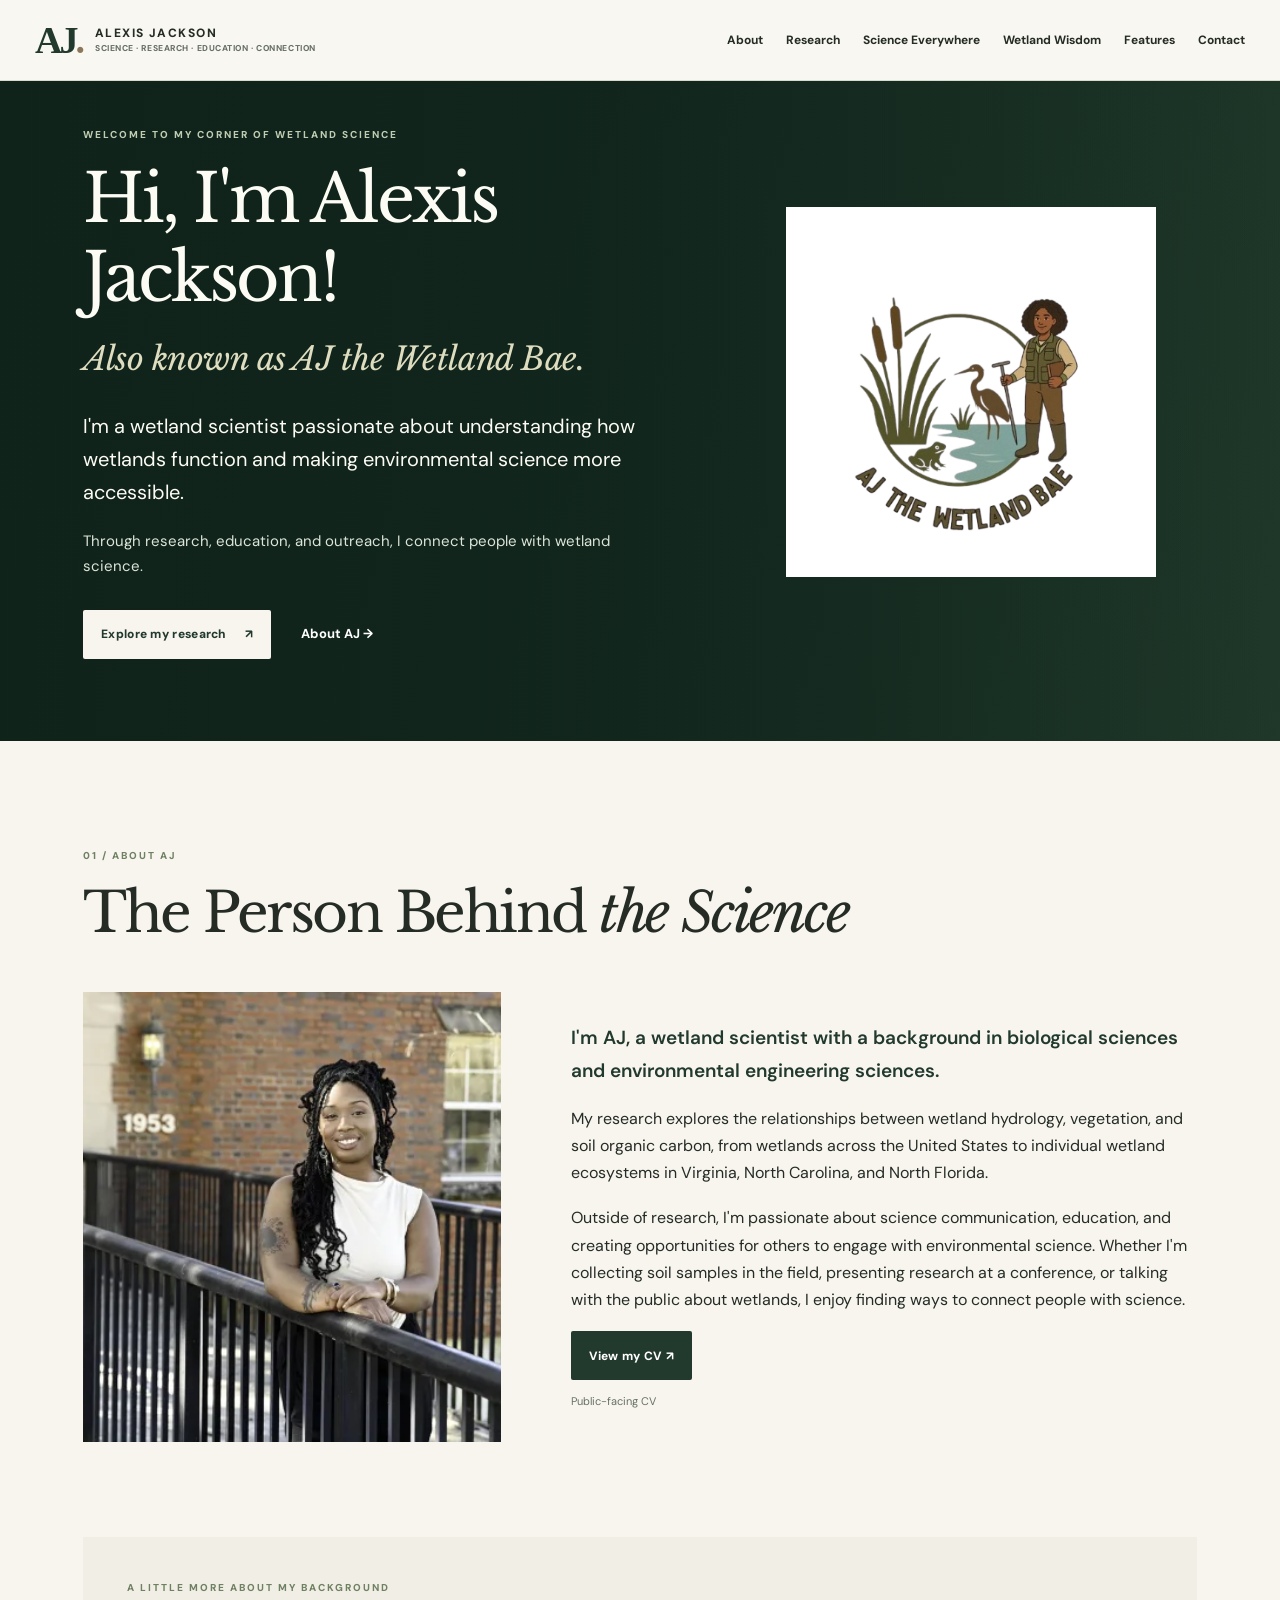
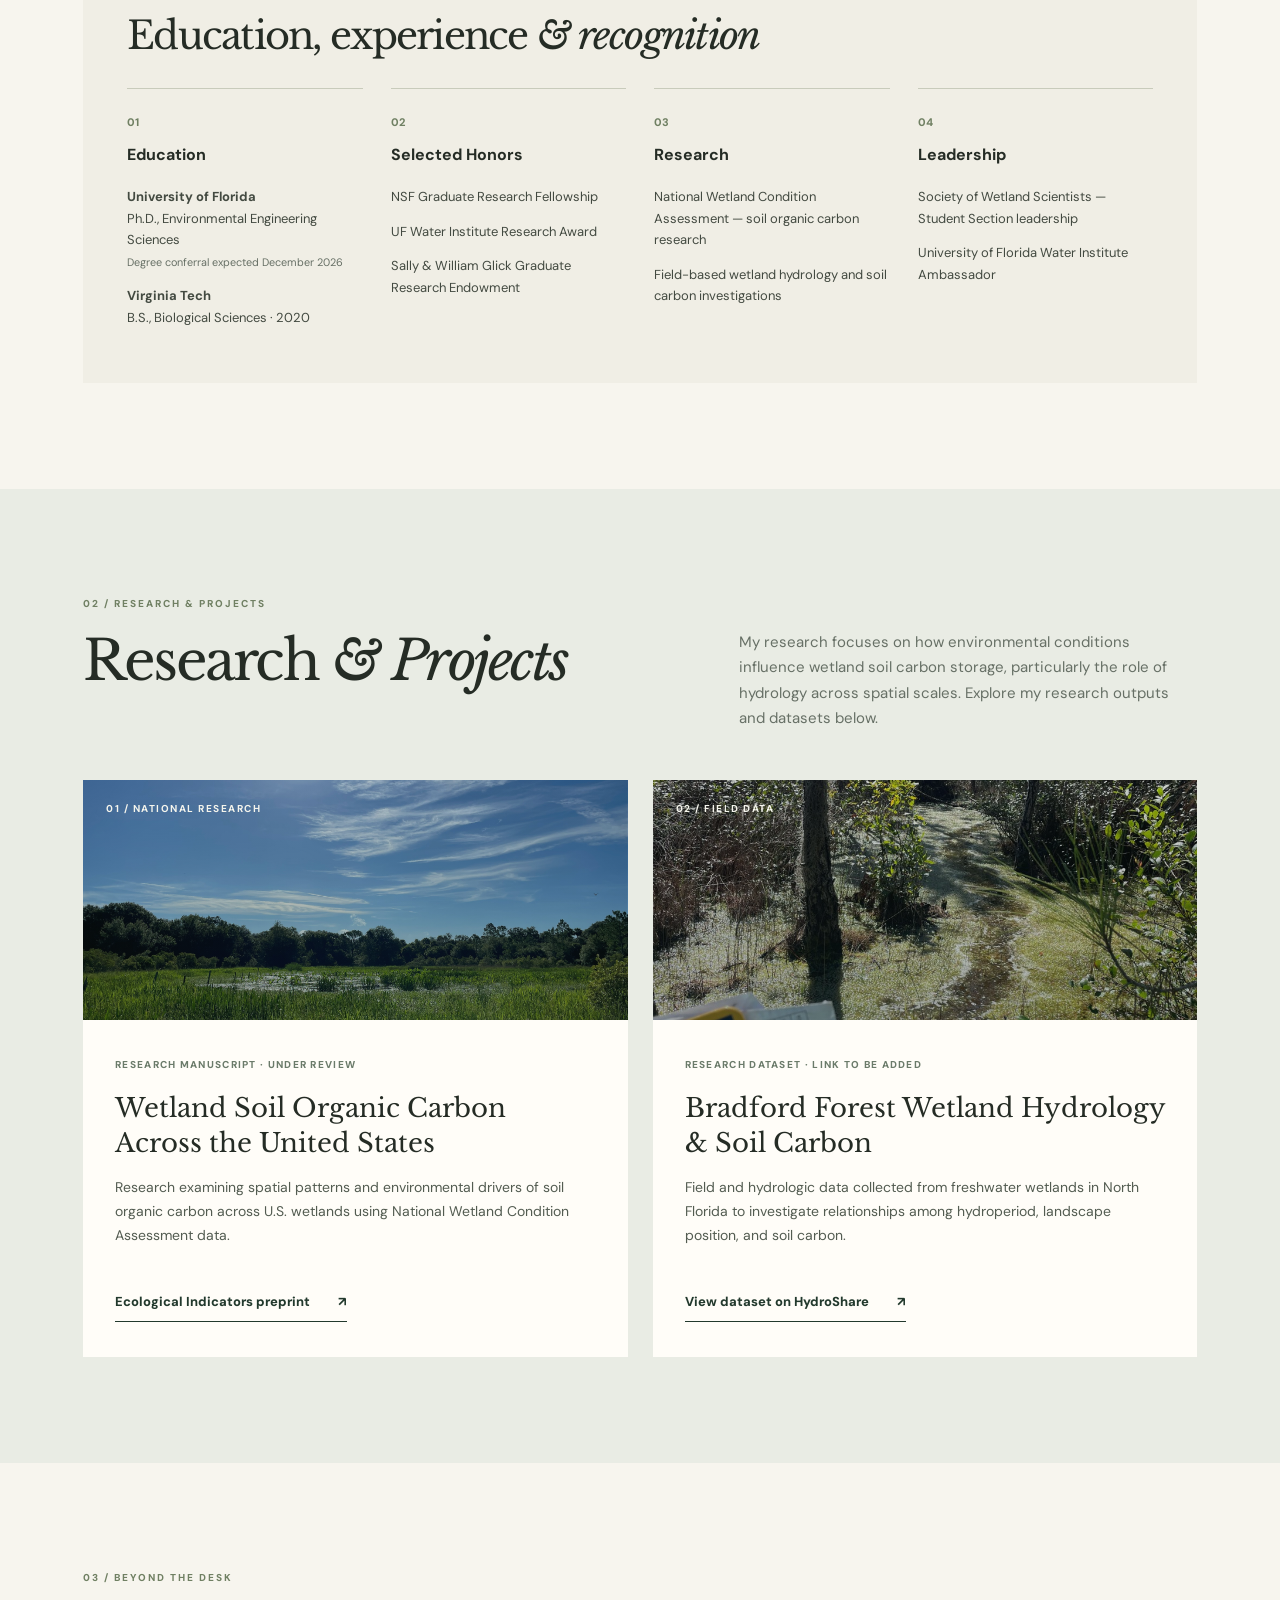
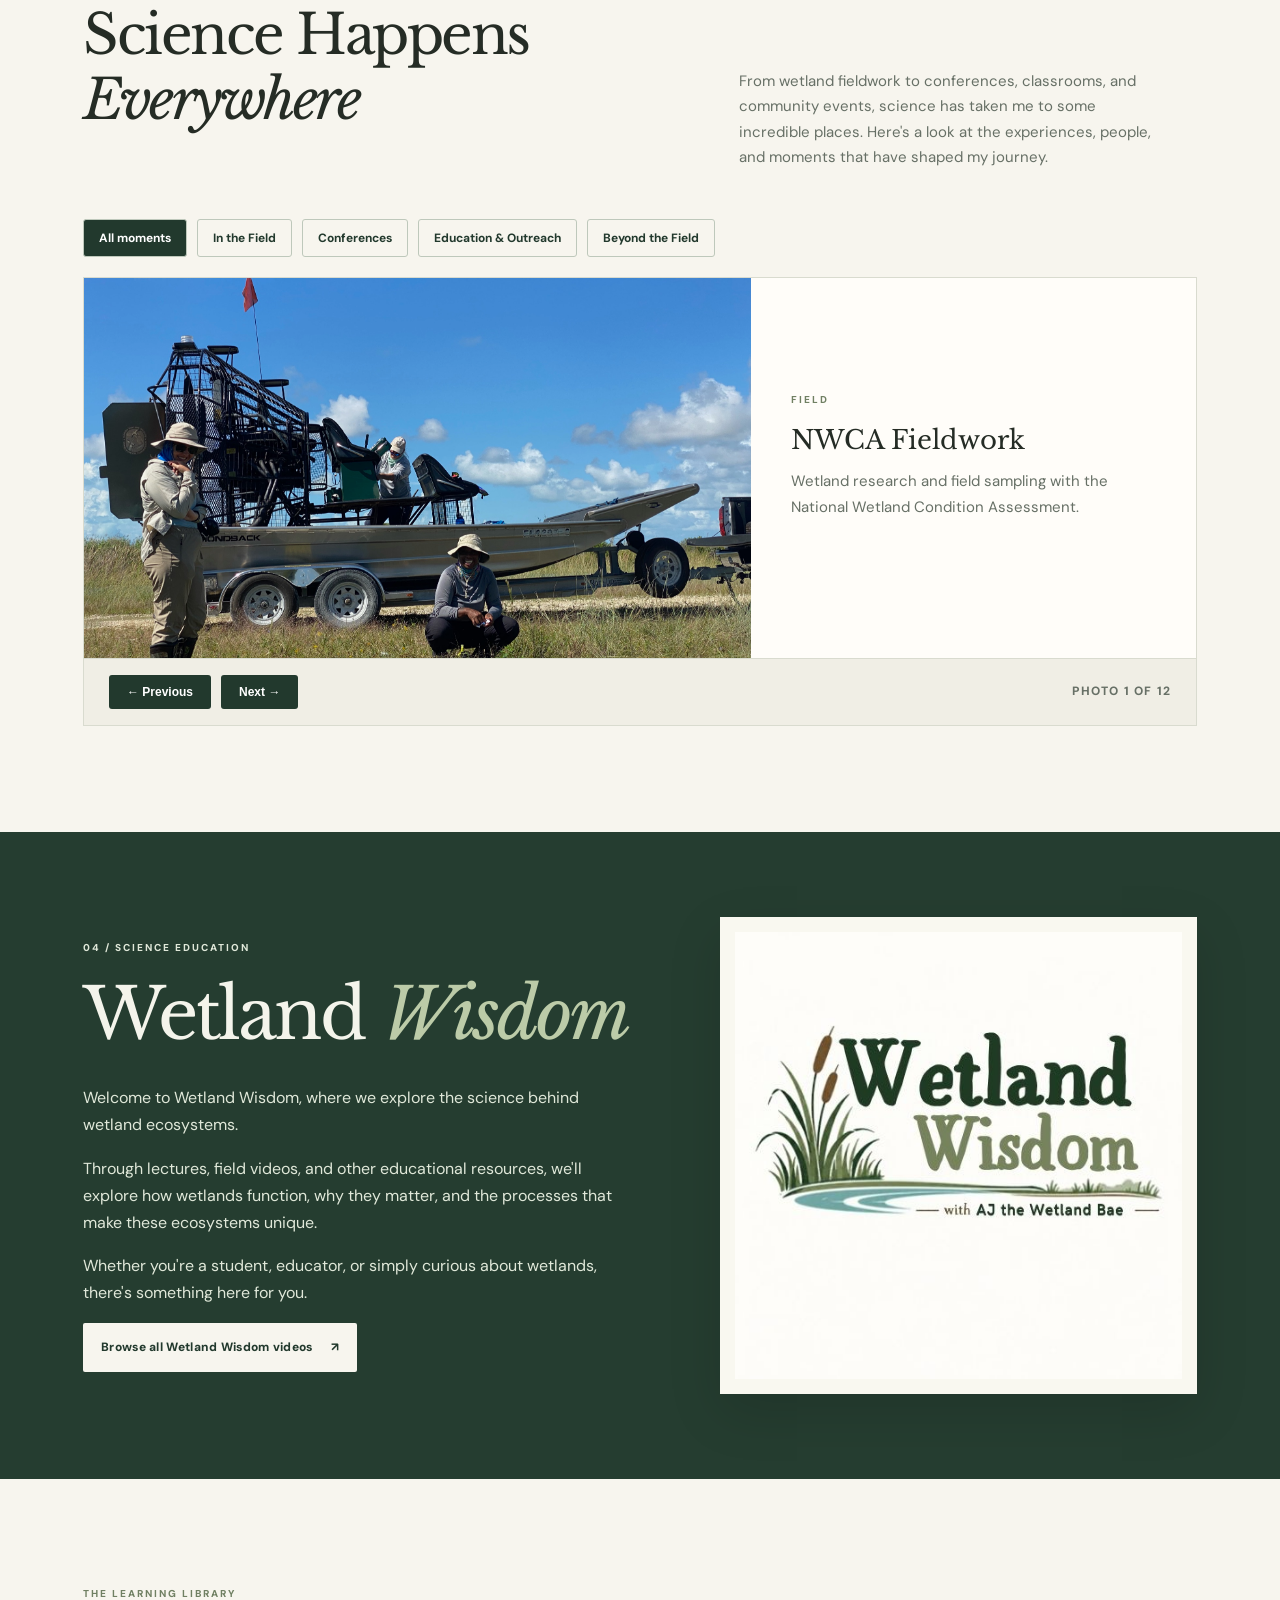
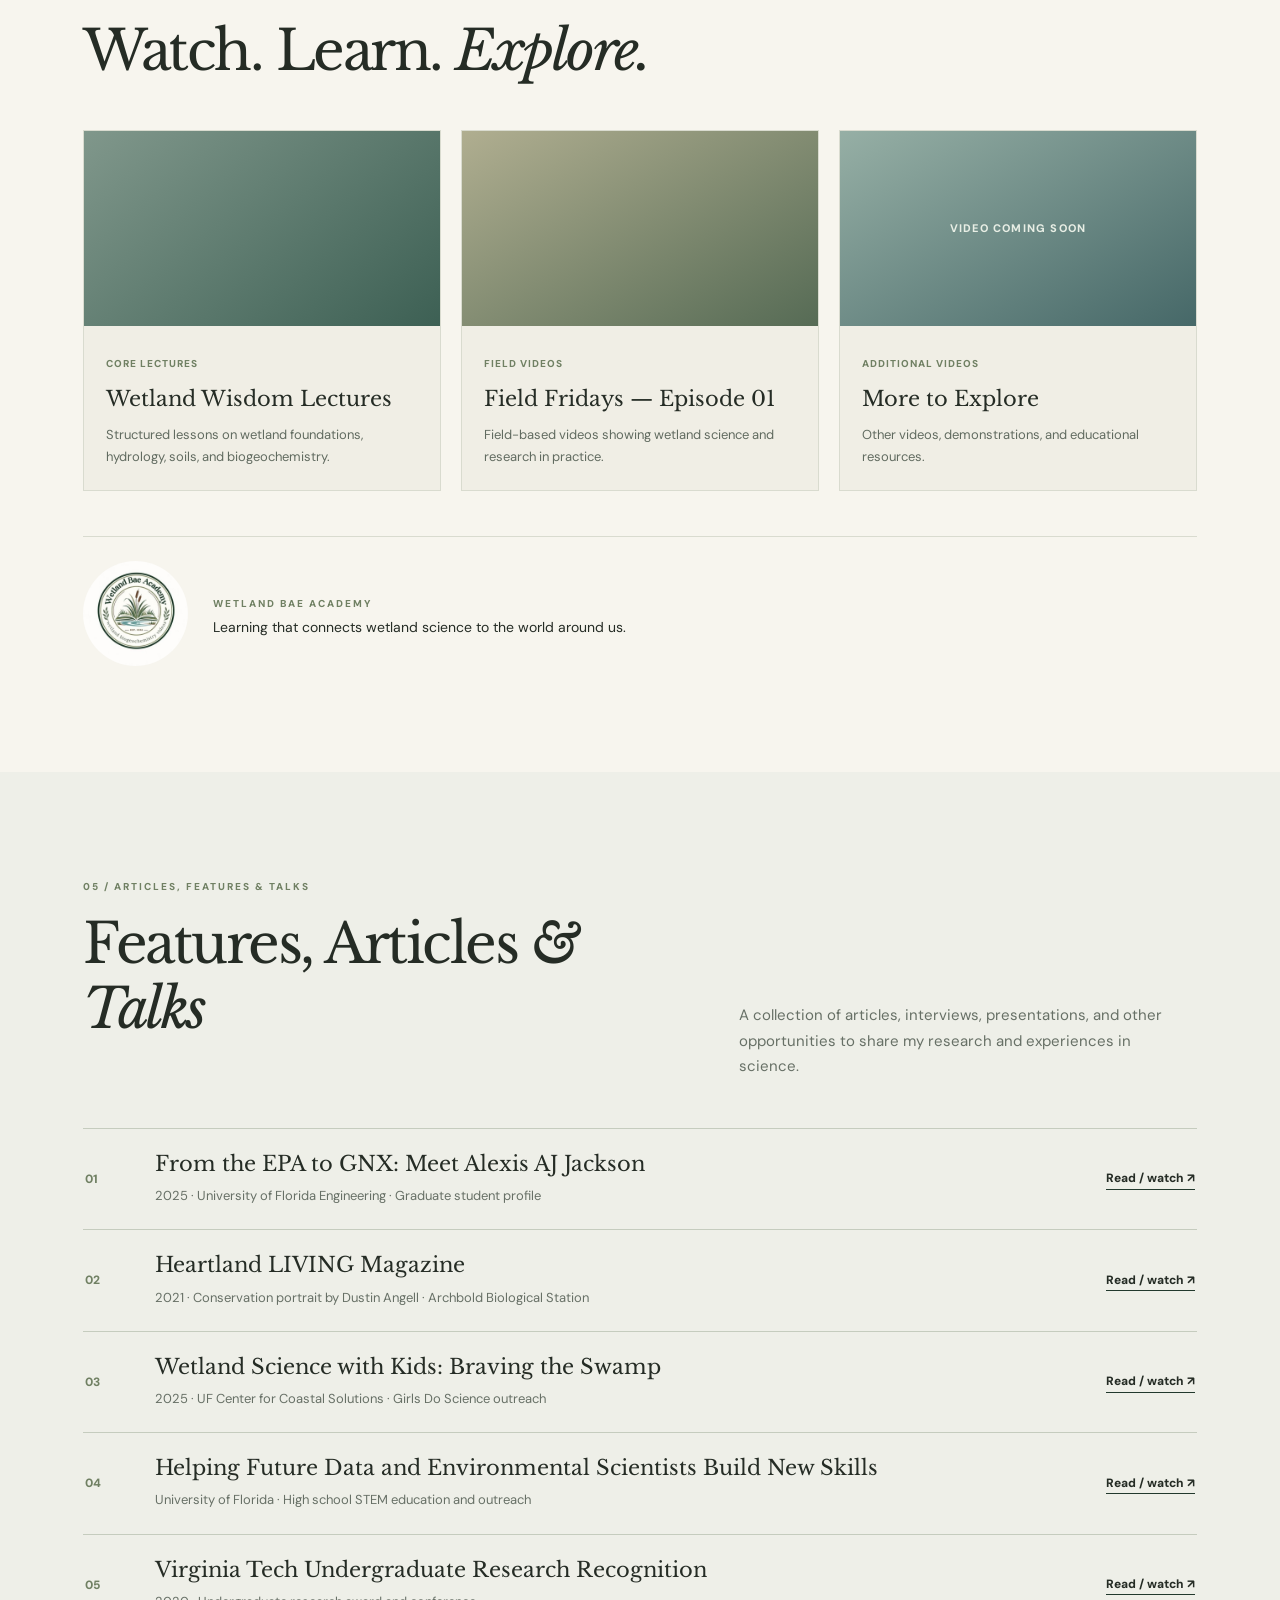
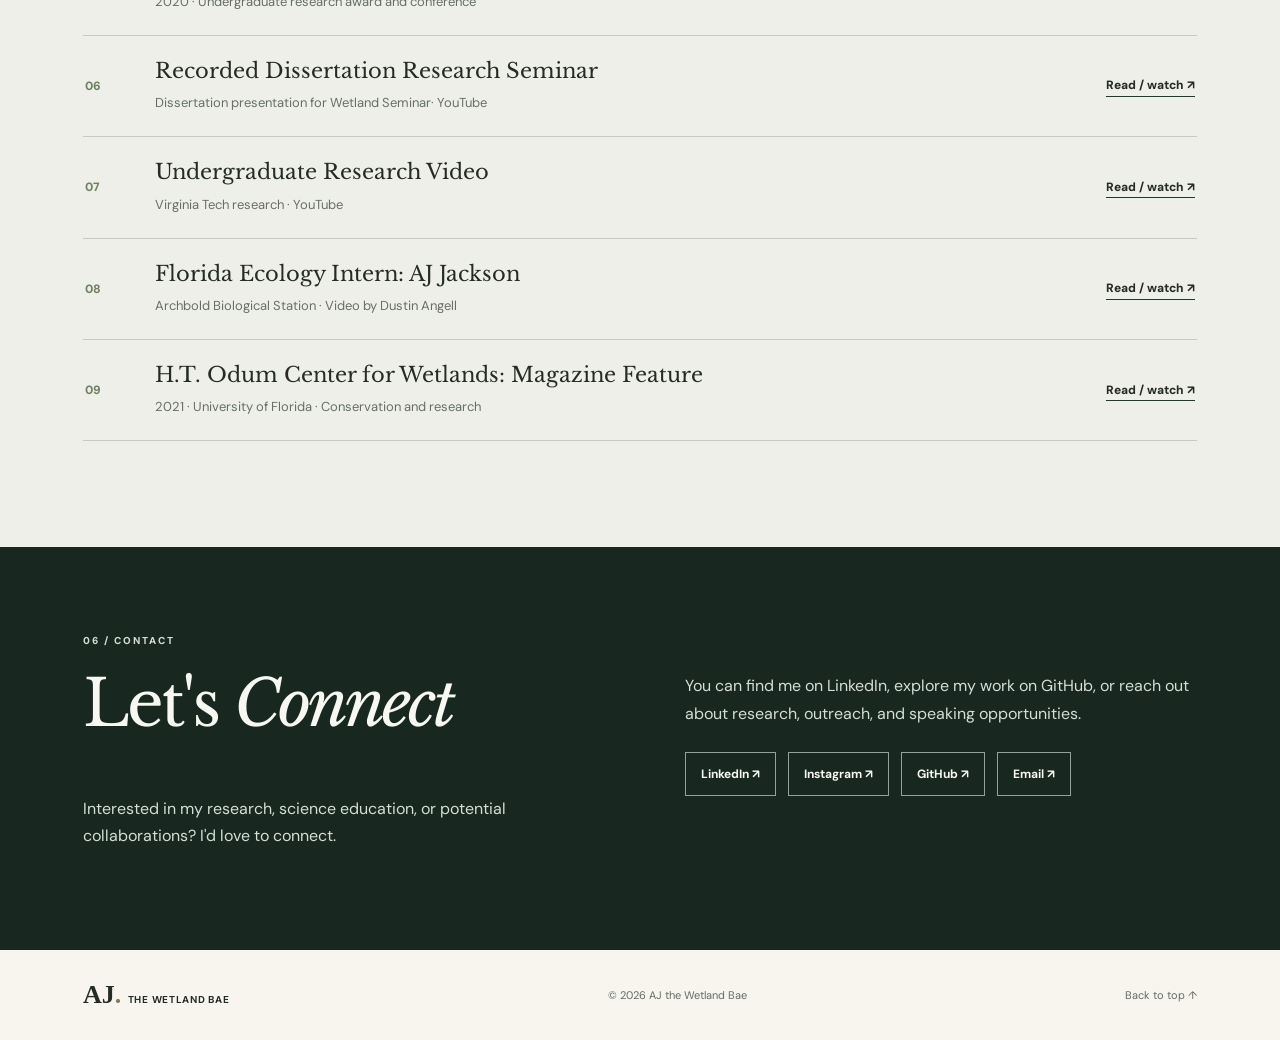
<file: index.html>
<!doctype html>
<html lang="en"><head><meta charset="utf-8"><meta name="viewport" content="width=device-width, initial-scale=1"><meta name="theme-color" content="#24372d"><meta name="description" content="AJ the Wetland Bae: wetland research, soil organic carbon, science education, and outreach."><title>Alexis Jackson | AJ the Wetland Bae</title><link rel="stylesheet" href="styles.css?v=hero-fix-2"><script defer src="content.js?v=hero-fix-2"></script><script defer src="script.js"></script></head>
<body><a class="skip" href="#main">Skip to content</a>
<header class="site-header"><div class="nav-wrap"><a href="#home" class="wordmark"><span class="wordmark-aj">AJ<span class="dot">.</span></span><span class="wordmark-sub">
  ALEXIS JACKSON
  <small>SCIENCE · RESEARCH · EDUCATION · CONNECTION</small>
</span></a><button class="menu-button" aria-expanded="false" aria-controls="nav" aria-label="Toggle navigation"><span></span><span></span><span></span></button><nav id="nav" aria-label="Main navigation"><a href="#about">About</a><a href="#research">Research</a><a href="#everywhere">Science Everywhere</a><a href="#wisdom">Wetland Wisdom</a><a href="#features">Features</a><a href="#contact">Contact</a></nav></div></header>
<main id="main">
<section id="home" class="hero"><div class="hero-image" aria-hidden="true"></div><div class="hero-overlay" aria-hidden="true"></div><div class="wrap hero-grid"><div class="hero-copy"><p class="eyebrow light-eyebrow">WELCOME TO MY CORNER OF WETLAND SCIENCE</p><h1>Hi, I'm Alexis Jackson!</h1><p class="hero-subtitle">Also known as AJ the Wetland Bae.</p><p class="hero-intro">I'm a wetland scientist passionate about understanding how wetlands function and making environmental science more accessible.</p><p class="hero-secondary">Through research, education, and outreach, I connect people with wetland science.</p><div class="actions"><a href="#research" class="btn btn-cream">Explore my research <span>↗</span></a><a href="#about" class="link-light">About AJ →</a></div></div>
<div class="hero-art" aria-label="AJ the Wetland Bae illustrated logo">
  <img class="hero-illustration" src="assets/AJ_Logo_Transparent.png" alt="AJ the Wetland Bae illustrated logo" width="370" height="370" style="display:block;width:100%;max-width:370px;height:auto;max-height:370px;object-fit:contain;"
       onerror="this.style.display='none';this.parentElement.style.display='none';">
</div>
</div></section>
<section id="about" class="section wrap about"><div class="section-heading"><p class="eyebrow">01 / ABOUT AJ</p><h2>The Person Behind <em>the Science</em></h2></div><div class="about-grid"><div class="profile-image visual-placeholder" id="portrait"><div class="placeholder-icon">AJ</div><span>Add your favorite portrait or fieldwork photo</span></div><div class="about-text"><p>I'm AJ, a wetland scientist with a background in biological sciences and environmental engineering sciences.</p><p>My research explores the relationships between wetland hydrology, vegetation, and soil organic carbon, from wetlands across the United States to individual wetland ecosystems in Virginia, North Carolina, and North Florida.</p><p>Outside of research, I'm passionate about science communication, education, and creating opportunities for others to engage with environmental science. Whether I'm collecting soil samples in the field, presenting research at a conference, or talking with the public about wetlands, I enjoy finding ways to connect people with science.</p><a id="cv-link" class="btn btn-dark" href="#education">Education & experience ↓</a><span class="helper" id="cv-note">A downloadable public CV can be added later.</span></div></div>
<div class="credentials" id="education"><div class="credentials-header"><p class="eyebrow">A LITTLE MORE ABOUT MY BACKGROUND</p><h3>Education, experience <em>& recognition</em></h3></div><div class="credentials-grid"><article><span class="credential-icon">01</span><h4>Education</h4><p><strong>University of Florida</strong><br>Ph.D., Environmental Engineering Sciences<br><small>Degree conferral expected December 2026</small></p><p><strong>Virginia Tech</strong><br>B.S., Biological Sciences · 2020</p></article><article><span class="credential-icon">02</span><h4>Selected Honors</h4><p>NSF Graduate Research Fellowship</p><p>UF Water Institute Research Award</p><p>Sally & William Glick Graduate Research Endowment</p></article><article><span class="credential-icon">03</span><h4>Research</h4><p>National Wetland Condition Assessment — soil organic carbon research</p><p>Field-based wetland hydrology and soil carbon investigations</p></article><article><span class="credential-icon">04</span><h4>Leadership</h4><p>Society of Wetland Scientists — Student Section leadership</p><p>University of Florida Water Institute Ambassador</p></article></div></div></section>
<section id="research" class="section research-section"><div class="wrap"><div class="section-heading split"><div><p class="eyebrow">02 / RESEARCH & PROJECTS</p><h2>Research <em>& Projects</em></h2></div><p>My research focuses on how environmental conditions influence wetland soil carbon storage, particularly the role of hydrology across spatial scales. Explore my research outputs and datasets below.</p></div><div class="project-grid"><article class="project-card"><div class="project-image national"><span class="project-number">01 / NATIONAL RESEARCH</span><div class="abstract-graphic circles"></div></div><div class="project-info"><span class="meta">RESEARCH MANUSCRIPT · UNDER REVIEW</span><h3>Wetland Soil Organic Carbon Across the United States</h3><p>Research examining spatial patterns and environmental drivers of soil organic carbon across U.S. wetlands using National Wetland Condition Assessment data.</p><a class="resource-link disabled-link" id="paper-link" aria-disabled="true">Ecological Indicators preprint <span>↗</span></a></div></article><article class="project-card"><div class="project-image bradford"><span class="project-number">02 / FIELD DATA</span><div class="abstract-graphic contours"></div></div><div class="project-info"><span class="meta">RESEARCH DATASET · LINK TO BE ADDED</span><h3>Bradford Forest Wetland Hydrology & Soil Carbon</h3><p>Field and hydrologic data collected from freshwater wetlands in North Florida to investigate relationships among hydroperiod, landscape position, and soil carbon.</p><a class="resource-link disabled-link" id="data-link" aria-disabled="true">View dataset on HydroShare <span>↗</span></a></div></article></div></div></section>
<section id="everywhere" class="section wrap everywhere"><div class="section-heading split"><div><p class="eyebrow">03 / BEYOND THE DESK</p><h2>Science Happens <em>Everywhere</em></h2></div><p>From wetland fieldwork to conferences, classrooms, and community events, science has taken me to some incredible places. Here's a look at the experiences, people, and moments that have shaped my journey.</p></div><div class="filters" aria-label="Filter photo gallery"><button class="filter active" data-filter="all" aria-pressed="true">All moments</button><button class="filter" data-filter="field" aria-pressed="false">In the Field</button><button class="filter" data-filter="conference" aria-pressed="false">Conferences</button><button class="filter" data-filter="outreach" aria-pressed="false">Education & Outreach</button><button class="filter" data-filter="beyond" aria-pressed="false">Beyond the Field</button></div><div id="gallery" class="gallery-grid" aria-live="polite"></div></section>
<section id="wisdom" class="wisdom-section"><div class="wrap wisdom-grid"><div><p class="eyebrow light-eyebrow">04 / SCIENCE EDUCATION</p><h2>Wetland <em>Wisdom</em></h2><p>Welcome to Wetland Wisdom, where we explore the science behind wetland ecosystems.</p><p>Through lectures, field videos, and other educational resources, we'll explore how wetlands function, why they matter, and the processes that make these ecosystems unique.</p><p>Whether you're a student, educator, or simply curious about wetlands, there's something here for you.</p><a href="videos.html" class="btn btn-cream">Browse all Wetland Wisdom videos <span>↗</span></a></div><img class="wisdom-logo" src="assets/wetland-wisdom.jpg" alt="Wetland Wisdom with AJ the Wetland Bae logo featuring cattails and a waterway"></div></section>
<section class="section wrap learning"><div class="section-heading"><p class="eyebrow">THE LEARNING LIBRARY</p><h2>Watch. Learn. <em>Explore.</em></h2></div><div class="video-grid" id="video-grid"></div><div class="academy-bar"><img src="assets/academy-seal.jpg" alt="Wetland Bae Academy circular emblem with cattails, open book and wetland water"><div><span class="eyebrow">WETLAND BAE ACADEMY</span><p>Learning that connects wetland science to the world around us.</p></div></div></section>
<section id="features" class="section features-section"><div class="wrap"><div class="section-heading split"><div><p class="eyebrow">05 / ARTICLES, FEATURES & TALKS</p><h2>Features, Articles <em>& Talks</em></h2></div><p>A collection of articles, interviews, presentations, and other opportunities to share my research and experiences in science.</p></div><div id="media-list" class="media-list"></div></div></section>
<section id="contact" class="contact-section"><div class="wrap contact-grid"><div><p class="eyebrow light-eyebrow">06 / CONTACT</p><h2>Let's <em>Connect</em></h2><p>Interested in my research, science education, or potential collaborations? I'd love to connect.</p></div><div><p>You can find me on LinkedIn, explore my work on GitHub, or reach out about research, outreach, and speaking opportunities.</p><div class="contact-links" id="contact-links"></div></div></div></section>
</main><footer><div class="wrap footer-content"><a class="footer-mark" href="#home">AJ<span>.</span> <small>THE WETLAND BAE</small></a><span>© <span id="year"></span> AJ the Wetland Bae</span><a href="#home">Back to top ↑</a></div></footer></body></html>
</file>
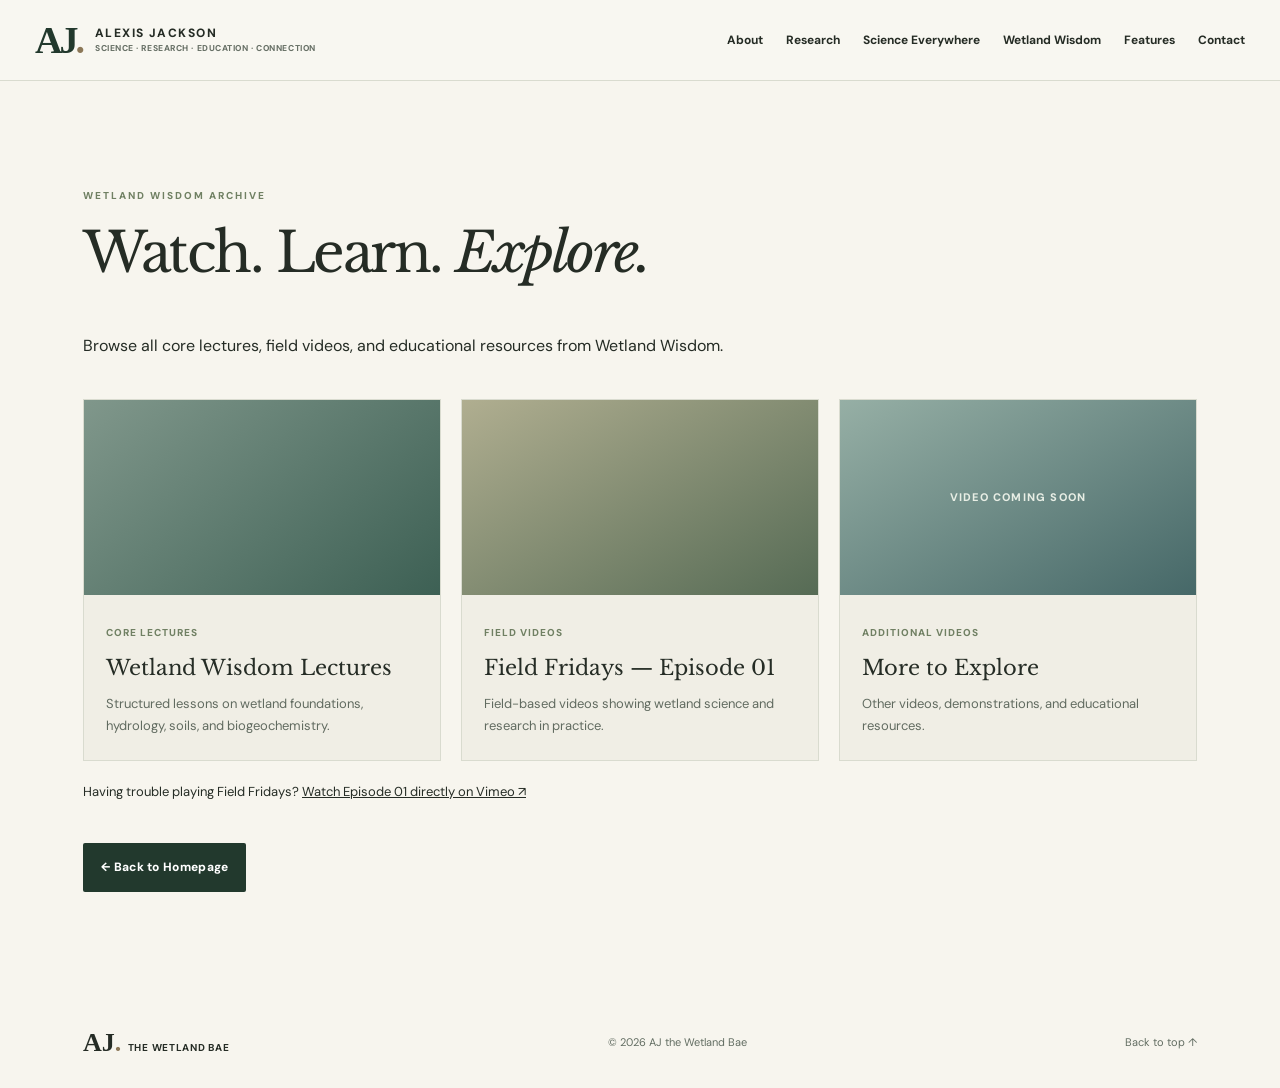
<file: videos.html>
<!doctype html>
<html lang="en">
<head>
  <meta charset="utf-8">
  <meta name="viewport" content="width=device-width, initial-scale=1">
  <meta name="theme-color" content="#24372d">
  <meta name="description" content="Wetland Wisdom Videos by AJ the Wetland Bae">
  <title>Wetland Wisdom Videos | AJ the Wetland Bae</title>
  <link rel="stylesheet" href="styles.css?v=hero-fix-2">
  <script defer src="content.js?v=hero-fix-2"></script>
  <script defer src="script.js"></script>
</head>
<body>
<a class="skip" href="#main">Skip to content</a>
<header class="site-header">
  <div class="nav-wrap">
    <a href="index.html#home" class="wordmark">
      <span class="wordmark-aj">AJ<span class="dot">.</span></span>
      <span class="wordmark-sub">
        ALEXIS JACKSON
        <small>SCIENCE · RESEARCH · EDUCATION · CONNECTION</small>
      </span>
    </a>
    <button class="menu-button" aria-expanded="false" aria-controls="nav" aria-label="Toggle navigation"><span></span><span></span><span></span></button>
    <nav id="nav" aria-label="Main navigation">
      <a href="index.html#about">About</a>
      <a href="index.html#research">Research</a>
      <a href="index.html#everywhere">Science Everywhere</a>
      <a href="index.html#wisdom">Wetland Wisdom</a>
      <a href="index.html#features">Features</a>
      <a href="index.html#contact">Contact</a>
    </nav>
  </div>
</header>
<main id="main">
  <section class="section wrap learning">
    <div class="section-heading">
      <p class="eyebrow">WETLAND WISDOM ARCHIVE</p>
      <h2>Watch. Learn. <em>Explore.</em></h2>
      <p>Browse all core lectures, field videos, and educational resources from Wetland Wisdom.</p>
    </div>
    <div class="video-grid" id="video-grid"></div>
    <p style="margin-top: 20px; font-size: 13px;">Having trouble playing Field Fridays? <a href="https://vimeo.com/1239635324" target="_blank" rel="noopener noreferrer">Watch Episode 01 directly on Vimeo ↗</a></p>
    <div style="margin-top: 40px;">
      <a href="index.html" class="btn btn-dark">← Back to Homepage</a>
    </div>
  </section>
</main>
<footer>
  <div class="wrap footer-content">
    <a class="footer-mark" href="index.html#home">AJ<span>.</span> <small>THE WETLAND BAE</small></a>
    <span>© <span id="year"></span> AJ the Wetland Bae</span>
    <a href="index.html#home">Back to top ↑</a>
  </div>
</footer>
</body>
</html>
</file>
<file: styles.css>
@import url('https://fonts.googleapis.com/css2?family=DM+Sans:wght@400;500;600;700&family=Libre+Baskerville:ital,wght@0,400;0,700;1,400&display=swap');

:root {
  --forest: #22392d;
  --deep: #182820;
  --sage: #708063;
  --cream: #f7f5ee;
  --paper: #f0eee5;
  --ink: #252c25;
  --muted: #677066;
  --line: #d9dbcf;
  --teal: #80a6a0;
  --brown: #8c7858;
}

* { box-sizing: border-box; }
html { scroll-behavior: smooth; scroll-padding-top: 84px; }
body { margin: 0; background: var(--cream); color: var(--ink); font-family: 'DM Sans', Arial, sans-serif; font-size: 16px; line-height: 1.7; }
h1, h2, h3, h4, p { margin-top: 0; }
h1, h2, h3 { line-height: 1.18; }
h1, h2, .credentials-header h3 { font-family: 'Libre Baskerville', Georgia, serif; font-weight: 400; letter-spacing: -.045em; }
h2 { font-size: clamp(2.1rem, 4.3vw, 4.05rem); }
h2 em, h1 em, .credentials-header em { font-weight: 400; }
a { color: inherit; }
img { max-width: 100%; display: block; }

.wrap { max-width: 1170px; padding: 0 28px; margin: 0 auto; }
.section { padding-top: 106px; padding-bottom: 106px; }
.skip { position: absolute; left: -999px; top: 0; background: white; padding: 10px; z-index: 10; }
.skip:focus { left: 10px; }

.site-header { position: sticky; top: 0; background: rgba(248, 247, 241, .97); border-bottom: 1px solid var(--line); z-index: 20; backdrop-filter: blur(10px); }
.nav-wrap { max-width: 1270px; margin: auto; min-height: 80px; display: flex; align-items: center; justify-content: space-between; padding: 8px 30px; gap: 25px; }
.wordmark { display: flex; align-items: center; gap: 13px; text-decoration: none; white-space: nowrap; }
.wordmark-aj { font: 700 38px Georgia, serif; letter-spacing: -3px; color: var(--forest); }
.dot, .footer-mark span { color: var(--brown); }
.wordmark-sub { font-size: 12px; font-weight: 800; letter-spacing: .12em; line-height: 1.4; }
.wordmark-sub small { display: block; font-size: 8.5px; letter-spacing: .065em; color: var(--muted); margin-top: 2px; }
.site-header nav { display: flex; align-items: center; gap: 23px; }
.site-header nav a { font-size: 12px; font-weight: 700; text-decoration: none; white-space: nowrap; }
.site-header nav a:hover, .site-header nav a:focus-visible { color: #69856f; }
.menu-button { display: none; border: 0; background: transparent; padding: 8px; cursor: pointer; }
.menu-button span { display: block; width: 23px; height: 2px; background: var(--forest); margin: 5px; }

.hero { min-height: 660px; background: var(--deep); position: relative; color: #fcfbf4; overflow: hidden; }
.hero-image { position: absolute; inset: 0; background: linear-gradient(105deg, #142b21, #31533b); opacity: .62; }
.hero-overlay { position: absolute; inset: 0; background: linear-gradient(90deg, rgba(15, 35, 27, .98) 0%, rgba(15, 35, 27, .86) 48%, rgba(15, 35, 27, .35) 100%); }
.hero-grid { min-height: 560px; display: grid; grid-template-columns: 1fr; gap: 32px; align-items: center; position: relative; }
.hero-copy { max-width: 900px; }
.hero-subtitle { font: italic 400 clamp(1.25rem, 2.6vw, 2rem)/1.4 'Libre Baskerville', Georgia, serif; color: #dfddbf; margin: -8px 0 28px; letter-spacing: -.015em; }
.hero h1 { font-size: clamp(2.8rem, 5.6vw, 5.3rem); margin-bottom: 28px; }
.hero h1 em { color: #dfddbf; }
.hero-intro { font-size: 20px; line-height: 1.65; max-width: 660px; }
.hero-secondary { font-size: 15px; max-width: 580px; color: #dde5d9; }

/* HERO LOGO CLEANUP (NO WHITE BOX) */
.hero-logo { display: flex; flex-direction: column; align-items: center; justify-content: center; gap: 14px; max-width: 320px; margin: 0 auto; background: transparent; padding: 0; box-shadow: none; transform: none; }
.hero-logo img.hero-headshot { width: 100%; max-width: 280px; height: auto; object-fit: contain; display: block; border-radius: 16px; background: transparent; }
.hero-logo img.hero-brand-logo { width: 110px; height: 110px; object-fit: contain; display: block; background: transparent; }

.eyebrow { font-size: 10px; font-weight: 800; letter-spacing: .2em; color: var(--sage); text-transform: uppercase; margin-bottom: 17px; }
.light-eyebrow { color: #c0cdb2; }
.actions { display: flex; align-items: center; gap: 30px; flex-wrap: wrap; margin-top: 30px; }
.btn { display: inline-flex; gap: 18px; align-items: center; justify-content: space-between; text-decoration: none; font-size: 12px; font-weight: 800; letter-spacing: .025em; padding: 14px 18px; min-height: 49px; border-radius: 2px; transition: transform .2s, background .2s; }
.btn:hover { transform: translateY(-2px); }
.btn-cream { background: var(--cream); color: var(--forest); }
.btn-dark { background: var(--forest); color: white; }
.link-light { color: white; text-decoration: none; font-weight: 700; font-size: 13px; }

.section-heading { margin-bottom: 40px; }
.section-heading h2 { max-width: 850px; }
.section-heading.split { display: grid; grid-template-columns: 1fr .75fr; gap: 45px; align-items: end; }
.section-heading.split > p { max-width: 430px; color: var(--muted); font-size: 15px; margin: 0 0 8px; }

.about-grid { display: grid; grid-template-columns: .8fr 1.2fr; gap: 70px; align-items: center; }
.visual-placeholder { display: flex; align-items: center; justify-content: center; flex-direction: column; gap: 14px; text-align: center; position: relative; background: linear-gradient(145deg, #d0d5bc, #aab7a2 55%, #b2b7a2); min-height: 450px; padding: 30px; color: #4d6151; }
.profile-image { background-position: center; background-size: cover; }
.placeholder-icon { height: 140px; width: 140px; border: 2px solid rgba(35, 58, 44, .3); border-radius: 50%; display: grid; place-items: center; font: 76px Georgia, serif; }
.visual-placeholder span { font-size: 11px; letter-spacing: .08em; max-width: 230px; text-transform: uppercase; font-weight: 700; }
.about-text p { font-size: 16px; margin-bottom: 18px; }
.about-text p:first-child { font-size: 19px; color: var(--forest); font-weight: 600; }
.helper { display: block; color: var(--muted); font-size: 11px; margin-top: 12px; }

.credentials { margin-top: 95px; background: var(--paper); padding: 42px 44px; }
.credentials-header h3 { font-size: clamp(1.7rem, 3vw, 2.6rem); margin-bottom: 30px; }
.credentials-grid { display: grid; grid-template-columns: repeat(4, 1fr); gap: 28px; }
.credentials-grid article { border-top: 1px solid #c8cbbb; padding-top: 18px; }
.credentials-grid h4 { font-size: 16px; margin: 7px 0 18px; }
.credentials-grid p { font-size: 13px; line-height: 1.65; color: #434a41; }
.credentials-grid small { color: var(--muted); }
.credential-icon { font-size: 11px; font-weight: 800; color: var(--sage); }

.research-section { background: #e9ece4; }
.project-grid { display: grid; grid-template-columns: repeat(2, 1fr); gap: 25px; }
.project-card { background: #fffdf8; }
.project-image { height: 240px; position: relative; overflow: hidden; }
.project-image.national { background-image: linear-gradient(rgba(18, 35, 28, .20), rgba(18, 35, 28, .35)), url("photos/WetlandPhoto (1).jpg"); background-position: center; background-size: cover; background-repeat: no-repeat; }
.project-image.bradford { background-image: linear-gradient(rgba(18, 35, 28, .20), rgba(18, 35, 28, .35)), url("photos/WetlandPhoto (2).jpg"); background-position: center; background-size: cover; background-repeat: no-repeat; }
.project-number { position: absolute; top: 20px; left: 23px; color: #f5f5ed; font-size: 10px; letter-spacing: .15em; font-weight: 700; }
.project-info { padding: 29px 32px 35px; }
.meta { font-size: 10px; letter-spacing: .13em; font-weight: 800; color: #6b7b6a; }
.project-info h3 { font: 400 26px/1.35 'Libre Baskerville', Georgia, serif; margin: 15px 0; }
.project-info p { font-size: 14px; color: #535c51; min-height: 93px; }
.resource-link { display: inline-flex; justify-content: space-between; gap: 28px; font-weight: 800; text-decoration: none; font-size: 13px; border-bottom: 1px solid var(--forest); padding: 8px 0; color: var(--forest); }
.disabled-link { opacity: .62; cursor: default; border-color: #939d8b; }

.filters { display: flex; gap: 10px; flex-wrap: wrap; margin-bottom: 20px; }
.filter { border: 1px solid #bec8bb; background: transparent; color: var(--forest); font: 700 12px 'DM Sans', sans-serif; padding: 10px 15px; cursor: pointer; border-radius: 3px; }
.filter.active, .filter:hover { background: var(--forest); color: white; }

/* SLIDESHOW STYLES */
.slideshow-container { border: 1px solid var(--line); background: #fffdf9; overflow: hidden; position: relative; }
.slideshow-slide { display: none; grid-template-columns: 1.2fr 0.8fr; align-items: stretch; }
.slideshow-slide.active { display: grid; }
.slideshow-photo { min-height: 380px; background-position: center; background-size: cover; background-repeat: no-repeat; position: relative; }
.slideshow-content { padding: 40px; display: flex; flex-direction: column; justify-content: center; }
.slideshow-content h3 { font-size: 26px; font-family: 'Libre Baskerville', Georgia, serif; font-weight: 400; margin: 0 0 14px; }
.slideshow-content p { font-size: 15px; color: var(--muted); margin: 0 0 24px; }
.slideshow-controls { display: flex; align-items: center; justify-content: space-between; padding: 16px 25px; background: var(--paper); border-top: 1px solid var(--line); }
.slideshow-btns { display: flex; gap: 10px; }
.slide-btn { background: var(--forest); color: white; border: 0; padding: 10px 18px; font-weight: 700; font-size: 12px; cursor: pointer; border-radius: 3px; }
.slide-btn:hover { background: #2c4b3a; }
.slide-counter { font-size: 12px; font-weight: 800; letter-spacing: .1em; color: var(--muted); }

.wisdom-section { background: #253d30; color: #f4f4eb; padding: 85px 0; }
.wisdom-grid { display: grid; grid-template-columns: 1fr .85fr; gap: 75px; align-items: center; }
.wisdom-grid h2 { font-size: clamp(3rem, 5.5vw, 5.3rem); margin-bottom: 28px; }
.wisdom-grid h2 em { color: #bccba8; }
.wisdom-grid p { max-width: 540px; color: #e0e8d9; }
.wisdom-logo { background: #f9f8f0; border: 15px solid #f9f8f0; box-shadow: 0 18px 50px rgba(0, 0, 0, .13); }

.video-grid { display: grid; grid-template-columns: repeat(3, 1fr); gap: 20px; }
.video-card { background: #f0eee5; border: 1px solid var(--line); }
.video-thumb { background: linear-gradient(140deg, #80978b, #3d6054); height: 195px; display: flex; align-items: center; justify-content: center; position: relative; }
.video-card:nth-child(2) .video-thumb { background: linear-gradient(150deg, #b0ae90, #566b55); }
.video-card:nth-child(3) .video-thumb { background: linear-gradient(150deg, #96afa5, #466868); }
.video-thumb > span { color: #e8eee5; text-align: center; font-weight: 800; letter-spacing: .11em; font-size: 11px; }
.video-thumb iframe { border: 0; width: 100%; height: 100%; }
.video-body { padding: 22px; }
.video-body small { letter-spacing: .1em; color: var(--sage); font-weight: 800; font-size: 10px; }
.video-body h3 { font: 400 21px/1.4 'Libre Baskerville', serif; margin: 10px 0; }
.video-body p { font-size: 13px; color: #616b60; margin: 0; }

.academy-bar { margin-top: 45px; border-top: 1px solid var(--line); padding-top: 24px; display: flex; align-items: center; gap: 25px; }
.academy-bar img { width: 105px; height: 105px; object-fit: contain; border-radius: 50%; }
.academy-bar p { margin: 0; font-size: 14px; }

.features-section { background: #eeefe8; }
.media-list { border-top: 1px solid #c5ccbe; }
.media-row { padding: 22px 2px; border-bottom: 1px solid #c5ccbe; display: grid; grid-template-columns: 50px 1fr auto; align-items: center; gap: 20px; }
.media-row .index { font-size: 12px; color: var(--sage); font-weight: 800; }
.media-row h3 { font: 400 21px/1.3 'Libre Baskerville', serif; margin: 0 0 7px; }
.media-row p { font-size: 13px; color: var(--muted); margin: 0; }
.media-row a { font-size: 12px; font-weight: 800; text-decoration: none; border-bottom: 1px solid var(--forest); }
.media-row .pending { color: #849081; font-size: 10px; font-weight: 800; letter-spacing: .08em; }

.contact-section { background: var(--deep); padding: 85px 0; color: #f7f8f2; }
.contact-grid { display: grid; grid-template-columns: 1fr 1fr; gap: 90px; }
.contact-grid h2 { font-size: clamp(3rem, 5vw, 4.8rem); }
.contact-grid p { color: #d5ded4; }
.contact-grid > div:nth-child(2) { padding-top: 40px; }
.contact-links { display: flex; flex-wrap: wrap; gap: 12px; margin-top: 25px; }
.contact-links a { padding: 11px 15px; border: 1px solid #94a39a; text-decoration: none; font-size: 12px; font-weight: 700; }
.contact-links a:hover { background: #445c4a; }

.footer-content { display: flex; align-items: center; justify-content: space-between; min-height: 90px; gap: 20px; }
.footer-content > a { text-decoration: none; }
.footer-mark { font: 700 26px Georgia, serif; }
.footer-mark small { font: 700 10px 'DM Sans', sans-serif; letter-spacing: .07em; }
.footer-content > span, .footer-content > a:last-child { font-size: 11px; color: #626d62; }

@media (max-width: 1000px) {
  .nav-wrap { padding: 8px 20px; }
  .site-header nav { gap: 13px; }
  .site-header nav a { font-size: 11px; }
  .wordmark-sub small { font-size: 7px; }
  .hero-grid { gap: 35px; }
  .credentials-grid { grid-template-columns: repeat(2, 1fr); }
}

@media (max-width: 760px) {
  .section { padding-top: 70px; padding-bottom: 70px; }
  .wrap { padding-left: 21px; padding-right: 21px; }
  .nav-wrap { min-height: 70px; }
  .menu-button { display: block; }
  .site-header nav { display: none; position: absolute; left: 0; right: 0; top: 70px; background: #f9f8f2; border-bottom: 1px solid var(--line); padding: 15px 23px 24px; flex-direction: column; align-items: flex-start; gap: 14px; }
  .site-header nav.open { display: flex; }
  .site-header nav a { font-size: 14px; width: 100%; padding: 4px 0; }
  .wordmark-aj { font-size: 33px; }
  .wordmark-sub { font-size: 10px; }
  .wordmark-sub small { font-size: 7px; }
  .hero-grid { grid-template-columns: 1fr; gap: 24px; padding-top: 60px; padding-bottom: 55px; min-height: 0; }
  .hero { min-height: 0; }
  .hero h1 { font-size: clamp(2.75rem, 11vw, 4.2rem); }
  .hero-intro { font-size: 17px; }
  .hero-logo { width: 185px; max-width: 55%; justify-self: end; }
  .hero-overlay { background: linear-gradient(90deg, rgba(15, 35, 27, .97), rgba(15, 35, 27, .78)); }
  .section-heading.split, .about-grid, .project-grid, .wisdom-grid, .contact-grid { grid-template-columns: 1fr; gap: 26px; }
  .section-heading.split { align-items: initial; }
  .about-grid .profile-image { min-height: 290px; max-width: 500px; }
  .credentials { padding: 25px 20px; margin-top: 55px; }
  .credentials-grid { grid-template-columns: 1fr 1fr; gap: 20px; }
  .slideshow-slide { grid-template-columns: 1fr; }
  .slideshow-photo { min-height: 260px; }
  .slideshow-content { padding: 25px; }
  .video-grid { grid-template-columns: 1fr; }
  .video-thumb { height: 220px; }
  .wisdom-section { padding: 65px 0; }
  .wisdom-logo { width: 100%; max-width: 460px; }
  .media-row { grid-template-columns: 28px 1fr; gap: 8px; }
  .media-row > a, .media-row > .pending { grid-column: 2; }
  .contact-grid > div:nth-child(2) { padding-top: 0; }
  .footer-content { flex-wrap: wrap; padding-top: 20px; padding-bottom: 20px; }
  .footer-content > span { width: 100%; order: 3; }
}

@media (max-width: 420px) {
  .wordmark-sub small { letter-spacing: 0; font-size: 6.5px; }
  .credentials-grid { grid-template-columns: 1fr; }
  .hero-logo { max-width: 58%; }
  .project-info { padding: 25px; }
  .media-row h3 { font-size: 18px; }
}

@media (prefers-reduced-motion: reduce) {
  html { scroll-behavior: auto; }
  .btn { transition: none; }
}

/* Transparent AJ logo for the header — small, responsive, with AJ. fallback */
.wordmark-logo { width: 60px; height: 60px; flex-shrink: 0; object-fit: contain; background: transparent; }
.wordmark-logo[hidden], .wordmark-aj[hidden] { display: none !important; }
@media (max-width: 760px) { .wordmark-logo { width: 46px; height: 46px; } }


/* OCT 26: illustrated AJ logo belongs in HOME HERO, not navigation. */
#home .hero-grid {
  grid-template-columns: minmax(0, 1.15fr) minmax(260px, .85fr);
  column-gap: clamp(24px, 4vw, 62px);
  align-items: center;
  padding-top: 45px;
  padding-bottom: 45px;
}
#home .hero-copy { min-width: 0; }
#home h1 { font-size: clamp(3.0rem, 5.2vw, 5.4rem); }
#home .hero-art {
  display: flex;
  justify-content: center;
  align-items: center;
  min-width: 0;
  width: 100%;
  background: transparent;
  padding: 0;
}
#home .hero-illustration {
  display: block;
  width: 100%;
  max-width: 370px;
  max-height: 370px;
  height: auto;
  object-fit: contain;
  background: transparent;
  border: 0;
  box-shadow: none;
}
@media (max-width: 760px) {
  #home .hero-grid {
    grid-template-columns: 1fr;
    padding-top: 44px;
    padding-bottom: 40px;
    row-gap: 12px;
  }
  #home .hero-art {
    max-width: 260px;
    justify-self: center;
    margin: 0 auto;
  }
  #home h1 { font-size: clamp(2.65rem, 9.5vw, 4rem); }
}
</file>
